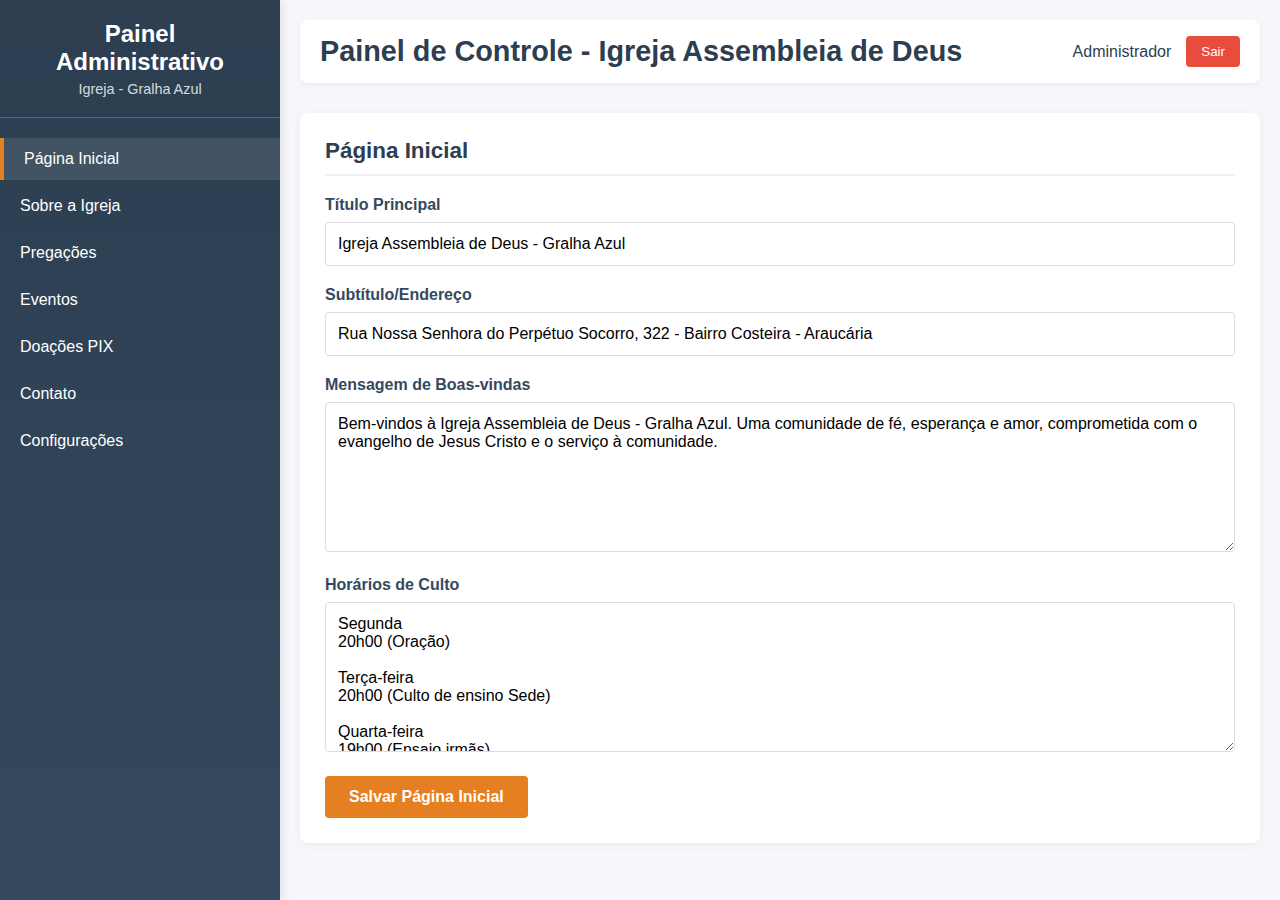
<file: admin.html>
<!DOCTYPE html>
<html lang="pt-BR">
<head>
    <meta charset="UTF-8">
    <meta name="viewport" content="width=device-width, initial-scale=1.0">
    <title>Painel Administrativo - Igreja</title>
    <style>
        :root {
            --primary-color: #2c3e50;
            --secondary-color: #34495e;
            --accent-color: #e67e22;
            --danger-color: #e74c3c;
            --success-color: #2ecc71;
            --light-color: #ecf0f1;
            --dark-color: #2c3e50;
        }
        
        * {
            margin: 0;
            padding: 0;
            box-sizing: border-box;
            font-family: 'Segoe UI', Tahoma, Geneva, Verdana, sans-serif;
        }
        
        body {
            background-color: #f5f7fa;
            color: var(--dark-color);
        }
        
        .admin-container {
            display: flex;
            min-height: 100vh;
        }
        
        .sidebar {
            width: 280px;
            background: linear-gradient(to bottom, var(--primary-color), var(--secondary-color));
            color: white;
            padding: 20px 0;
            box-shadow: 2px 0 10px rgba(0,0,0,0.1);
        }
        
        .sidebar-header {
            padding: 0 20px 20px;
            border-bottom: 1px solid rgba(255,255,255,0.2);
            margin-bottom: 20px;
            text-align: center;
        }
        
        .sidebar-header h2 {
            font-size: 1.5rem;
            margin-bottom: 5px;
        }
        
        .sidebar-header p {
            font-size: 0.9rem;
            opacity: 0.8;
        }
        
        .sidebar-menu {
            list-style: none;
        }
        
        .sidebar-menu li {
            margin-bottom: 5px;
        }
        
        .sidebar-menu a {
            display: flex;
            align-items: center;
            padding: 12px 20px;
            color: white;
            text-decoration: none;
            transition: all 0.3s;
        }
        
        .sidebar-menu a:hover, .sidebar-menu a.active {
            background-color: rgba(255,255,255,0.1);
            border-left: 4px solid var(--accent-color);
        }
        
        .main-content {
            flex: 1;
            padding: 20px;
            overflow-y: auto;
        }
        
        .header {
            display: flex;
            justify-content: space-between;
            align-items: center;
            margin-bottom: 30px;
            padding: 15px 20px;
            background-color: white;
            border-radius: 8px;
            box-shadow: 0 2px 5px rgba(0,0,0,0.05);
        }
        
        .header h1 {
            font-size: 1.8rem;
            color: var(--dark-color);
        }
        
        .user-info {
            display: flex;
            align-items: center;
        }
        
        .user-info span {
            margin-right: 15px;
        }
        
        .logout-btn {
            background-color: var(--danger-color);
            color: white;
            border: none;
            padding: 8px 15px;
            border-radius: 4px;
            cursor: pointer;
            transition: background-color 0.3s;
        }
        
        .logout-btn:hover {
            background-color: #c0392b;
        }
        
        .content-section {
            background-color: white;
            border-radius: 8px;
            padding: 25px;
            box-shadow: 0 2px 10px rgba(0,0,0,0.05);
            margin-bottom: 25px;
        }
        
        .content-section h2 {
            margin-bottom: 20px;
            color: var(--primary-color);
            font-size: 1.4rem;
            padding-bottom: 10px;
            border-bottom: 2px solid var(--light-color);
        }
        
        .form-group {
            margin-bottom: 20px;
        }
        
        .form-group label {
            display: block;
            margin-bottom: 8px;
            font-weight: 600;
            color: var(--secondary-color);
        }
        
        .form-control {
            width: 100%;
            padding: 12px;
            border: 1px solid #ddd;
            border-radius: 4px;
            font-size: 1rem;
            transition: border 0.3s;
        }
        
        .form-control:focus {
            border-color: var(--accent-color);
            outline: none;
            box-shadow: 0 0 0 2px rgba(230, 126, 34, 0.2);
        }
        
        textarea.form-control {
            min-height: 150px;
            resize: vertical;
        }
        
        .btn {
            padding: 12px 24px;
            border: none;
            border-radius: 4px;
            cursor: pointer;
            font-size: 1rem;
            font-weight: 600;
            transition: all 0.3s;
        }
        
        .btn-primary {
            background-color: var(--accent-color);
            color: white;
        }
        
        .btn-primary:hover {
            background-color: #d35400;
        }
        
        .btn-success {
            background-color: var(--success-color);
            color: white;
        }
        
        .btn-success:hover {
            background-color: #27ae60;
        }
        
        .tab-container {
            margin-top: 20px;
        }
        
        .tabs {
            display: flex;
            border-bottom: 1px solid #ddd;
            margin-bottom: 20px;
        }
        
        .tab {
            padding: 12px 24px;
            cursor: pointer;
            border-bottom: 3px solid transparent;
            font-weight: 500;
            transition: all 0.3s;
        }
        
        .tab.active {
            border-bottom: 3px solid var(--accent-color);
            font-weight: 600;
            color: var(--accent-color);
        }
        
        .tab-content {
            display: none;
        }
        
        .tab-content.active {
            display: block;
        }
        
        .alert {
            padding: 15px;
            border-radius: 4px;
            margin-bottom: 20px;
        }
        
        .alert-success {
            background-color: #d4edda;
            color: #155724;
            border: 1px solid #c3e6cb;
        }
        
        .alert-error {
            background-color: #f8d7da;
            color: #721c24;
            border: 1px solid #f5c6cb;
        }
        
        .form-row {
            display: flex;
            gap: 20px;
        }
        
        .form-row .form-group {
            flex: 1;
        }
        
        .event-item, .sermon-item {
            background-color: var(--light-color);
            padding: 15px;
            border-radius: 4px;
            margin-bottom: 10px;
            display: flex;
            justify-content: space-between;
            align-items: center;
        }
        
        .event-actions, .sermon-actions {
            display: flex;
            gap: 10px;
        }
        
        .btn-sm {
            padding: 6px 12px;
            font-size: 0.9rem;
        }
        
        .btn-edit {
            background-color: #3498db;
            color: white;
        }
        
        .btn-delete {
            background-color: var(--danger-color);
            color: white;
        }

        .pix-info {
            background-color: #f8f9fa;
            padding: 20px;
            border-radius: 8px;
            border-left: 4px solid var(--success-color);
            margin-bottom: 20px;
        }

        .pix-key {
            font-size: 1.2rem;
            font-weight: bold;
            color: var(--primary-color);
            background-color: white;
            padding: 10px;
            border-radius: 4px;
            border: 1px solid #ddd;
            margin: 10px 0;
        }

        .copy-btn {
            background-color: var(--success-color);
            color: white;
            border: none;
            padding: 8px 15px;
            border-radius: 4px;
            cursor: pointer;
            margin-top: 10px;
        }

        .copy-btn:hover {
            background-color: #27ae60;
        }

        .sermon-preview {
            background-color: #f8f9fa;
            padding: 20px;
            border-radius: 8px;
            border-left: 4px solid var(--primary-color);
            margin-bottom: 20px;
        }

        .sermon-preview h4 {
            color: var(--primary-color);
            margin-bottom: 10px;
        }

        .sermon-preview .preacher {
            font-weight: bold;
            color: var(--secondary-color);
        }

        .sermon-preview .date {
            color: #666;
            font-size: 0.9rem;
        }
        
        @media (max-width: 768px) {
            .admin-container {
                flex-direction: column;
            }
            
            .sidebar {
                width: 100%;
            }
            
            .form-row {
                flex-direction: column;
                gap: 0;
            }
        }
    </style>
</head>
<body>
    <div class="admin-container">
        <!-- Sidebar -->
        <div class="sidebar">
            <div class="sidebar-header">
                <h2>Painel Administrativo</h2>
                <p>Igreja - Gralha Azul</p>
            </div>
            <ul class="sidebar-menu">
                <li><a href="#" class="active" data-tab="home">Página Inicial</a></li>
                <li><a href="#" data-tab="about">Sobre a Igreja</a></li>
                <li><a href="#" data-tab="sermons">Pregações</a></li>
                <li><a href="#" data-tab="events">Eventos</a></li>
                <li><a href="#" data-tab="donation">Doações PIX</a></li>
                <li><a href="#" data-tab="contact">Contato</a></li>
                <li><a href="#" data-tab="settings">Configurações</a></li>
            </ul>
        </div>
        
        <!-- Conteúdo Principal -->
        <div class="main-content">
            <div class="header">
                <h1>Painel de Controle - Igreja Assembleia de Deus</h1>
                <div class="user-info">
                    <span>Administrador</span>
                    <button class="logout-btn">Sair</button>
                </div>
            </div>
            
            <!-- Alertas -->
            <div id="alert-area"></div>
            
            <!-- Página Inicial -->
            <div class="content-section tab-content active" id="home-content">
                <h2>Página Inicial</h2>
                
                <div class="form-group">
                    <label for="home-title">Título Principal</label>
                    <input type="text" id="home-title" class="form-control" value="Igreja Assembleia de Deus - Gralha Azul">
                </div>
                
                <div class="form-group">
                    <label for="home-subtitle">Subtítulo/Endereço</label>
                    <input type="text" id="home-subtitle" class="form-control" value="Rua Nossa Senhora do Perpétuo Socorro, 322 - Bairro Costeira - Araucária">
                </div>
                
                <div class="form-group">
                    <label for="home-welcome">Mensagem de Boas-vindas</label>
                    <textarea id="home-welcome" class="form-control">Bem-vindos à Igreja Assembleia de Deus - Gralha Azul. Uma comunidade de fé, esperança e amor, comprometida com o evangelho de Jesus Cristo e o serviço à comunidade.</textarea>
                </div>
                
                <div class="form-group">
                    <label for="home-service-times">Horários de Culto</label>
                    <textarea id="home-service-times" class="form-control">Segunda
20h00 (Oração)

Terça-feira
20h00 (Culto de ensino Sede)

Quarta-feira
19h00 (Ensaio irmãs)

Quinta-feira
19h00 (Ensaio irmãos)

Sexta-feira
20h00 (Culto de ensino)

Domingo
09h00 (EBD)

Domingo
19h00 (Culto)</textarea>
                </div>
                
                <button class="btn btn-primary" onclick="saveHomeContent()">Salvar Página Inicial</button>
            </div>

            <!-- Sobre a Igreja -->
            <div class="content-section tab-content" id="about-content">
                <h2>Sobre a Igreja</h2>
                
                <div class="form-group">
                    <label for="about-history">Nossa História</label>
                    <textarea id="about-history" class="form-control">A Igreja Assembleia de Deus - Gralha Azul tem uma história de dedicação e serviço à comunidade de Araucária. Fundada com o propósito de levar a palavra de Deus e promover o crescimento espiritual, nossa igreja tem sido um farol de esperança e fé na região.</textarea>
                </div>
                
                <div class="form-group">
                    <label for="about-mission">Nossa Missão</label>
                    <textarea id="about-mission" class="form-control">Nossa missão é pregar o evangelho de Jesus Cristo, promover o crescimento espiritual dos membros e servir a comunidade com amor e dedicação, seguindo os princípios bíblicos.</textarea>
                </div>
                
                <div class="form-group">
                    <label for="about-values">Nossos Valores</label>
                    <textarea id="about-values" class="form-control">- Fé em Deus e em Sua palavra
- Amor ao próximo e serviço comunitário
- Compromisso com a verdade bíblica
- Unidade e comunhão entre os irmãos
- Crescimento espiritual contínuo</textarea>
                </div>
                
                <button class="btn btn-primary" onclick="saveAboutContent()">Salvar Sobre a Igreja</button>
            </div>

            <!-- Pregações -->
            <div class="content-section tab-content" id="sermons-content">
                <h2>Gerenciar Pregações</h2>
                
                <div class="sermon-preview">
                    <h4>Pré-visualização da Seção de Pregações</h4>
                    <div class="preacher">Pastor João Silva | 18 de Junho, 2023</div>
                    <div class="title">A Fé em Tempos de Incerteza</div>
                    <div class="description">Uma mensagem sobre como manter a fé em meio às adversidades da vida.</div>
                </div>
                
                <div class="tab-container">
                    <div class="tabs">
                        <div class="tab active" data-tab="sermons-list">Pregações Cadastradas</div>
                        <div class="tab" data-tab="sermons-add">Adicionar Pregação</div>
                    </div>
                    
                    <div class="tab-content active" id="sermons-list">
                        <div class="sermon-item">
                            <div>
                                <strong>A Fé em Tempos de Incerteza</strong><br>
                                <small>Pastor João Silva | 18 de Junho, 2023</small>
                            </div>
                            <div class="sermon-actions">
                                <button class="btn btn-edit btn-sm">Editar</button>
                                <button class="btn btn-delete btn-sm">Excluir</button>
                            </div>
                        </div>
                        
                        <div class="sermon-item">
                            <div>
                                <strong>O Poder da Oração</strong><br>
                                <small>Pastora Maria Santos | 11 de Junho, 2023</small>
                            </div>
                            <div class="sermon-actions">
                                <button class="btn btn-edit btn-sm">Editar</button>
                                <button class="btn btn-delete btn-sm">Excluir</button>
                            </div>
                        </div>
                    </div>
                    
                    <div class="tab-content" id="sermons-add">
                        <div class="form-row">
                            <div class="form-group">
                                <label for="sermon-title">Título da Pregação</label>
                                <input type="text" id="sermon-title" class="form-control" placeholder="Ex: A Fé em Tempos de Incerteza">
                            </div>
                            
                            <div class="form-group">
                                <label for="sermon-preacher">Pregador</label>
                                <input type="text" id="sermon-preacher" class="form-control" placeholder="Ex: Pastor João Silva">
                            </div>
                        </div>
                        
                        <div class="form-row">
                            <div class="form-group">
                                <label for="sermon-date">Data da Pregação</label>
                                <input type="date" id="sermon-date" class="form-control">
                            </div>
                            
                            <div class="form-group">
                                <label for="sermon-video">Link do Vídeo (YouTube/Vimeo)</label>
                                <input type="url" id="sermon-video" class="form-control" placeholder="https://youtube.com/...">
                            </div>
                        </div>
                        
                        <div class="form-group">
                            <label for="sermon-description">Descrição da Mensagem</label>
                            <textarea id="sermon-description" class="form-control" placeholder="Descreva brevemente o conteúdo da pregação"></textarea>
                        </div>
                        
                        <div class="form-group">
                            <label for="sermon-audio">Link do Áudio (opcional)</label>
                            <input type="url" id="sermon-audio" class="form-control" placeholder="https://...">
                        </div>
                        
                        <button class="btn btn-success" onclick="addSermon()">Adicionar Pregação</button>
                    </div>
                </div>
            </div>

            <!-- Eventos -->
            <div class="content-section tab-content" id="events-content">
                <h2>Gerenciar Eventos</h2>
                
                <div class="tab-container">
                    <div class="tabs">
                        <div class="tab active" data-tab="events-list">Eventos Programados</div>
                        <div class="tab" data-tab="events-add">Adicionar Evento</div>
                    </div>
                    
                    <div class="tab-content active" id="events-list">
                        <div class="event-item">
                            <div>
                                <strong>Culto de Domingo</strong><br>
                                <small>Domingo, 19h00 - Todos os domingos</small>
                            </div>
                            <div class="event-actions">
                                <button class="btn btn-edit btn-sm">Editar</button>
                                <button class="btn btn-delete btn-sm">Excluir</button>
                            </div>
                        </div>
                        
                        <div class="event-item">
                            <div>
                                <strong>Escola Bíblica Dominical (EBD)</strong><br>
                                <small>Domingo, 09h00 - Todos os domingos</small>
                            </div>
                            <div class="event-actions">
                                <button class="btn btn-edit btn-sm">Editar</button>
                                <button class="btn btn-delete btn-sm">Excluir</button>
                            </div>
                        </div>
                    </div>
                    
                    <div class="tab-content" id="events-add">
                        <div class="form-row">
                            <div class="form-group">
                                <label for="event-title">Título do Evento</label>
                                <input type="text" id="event-title" class="form-control">
                            </div>
                            
                            <div class="form-group">
                                <label for="event-date">Data do Evento</label>
                                <input type="date" id="event-date" class="form-control">
                            </div>
                        </div>
                        
                        <div class="form-row">
                            <div class="form-group">
                                <label for="event-time">Horário</label>
                                <input type="time" id="event-time" class="form-control">
                            </div>
                            
                            <div class="form-group">
                                <label for="event-location">Local</label>
                                <input type="text" id="event-location" class="form-control" value="Igreja">
                            </div>
                        </div>
                        
                        <div class="form-group">
                            <label for="event-description">Descrição do Evento</label>
                            <textarea id="event-description" class="form-control"></textarea>
                        </div>
                        
                        <button class="btn btn-success" onclick="addEvent()">Adicionar Evento</button>
                    </div>
                </div>
            </div>

            <!-- Doações PIX -->
            <div class="content-section tab-content" id="donation-content">
                <h2>Configurações de Doações PIX</h2>
                
                <div class="pix-info">
                    <h3>Pré-visualização da Seção PIX</h3>
                    <p><strong>Chave PIX atual:</strong> <span id="pix-preview">116.796.689-94</span></p>
                    <p><strong>Tipo:</strong> <span id="pix-type-preview">CPF</span></p>
                </div>
                
                <div class="form-group">
                    <label for="pix-key">Chave PIX</label>
                    <input type="text" id="pix-key" class="form-control" value="116.796.689-94" placeholder="Digite a chave PIX">
                </div>
                
                <div class="form-group">
                    <label for="pix-key-type">Tipo de Chave PIX</label>
                    <select id="pix-key-type" class="form-control">
                        <option value="CPF">CPF</option>
                        <option value="CNPJ">CNPJ</option>
                        <option value="Telefone">Telefone</option>
                        <option value="Email">E-mail</option>
                    </select>
                </div>
                
                <div class="form-group">
                    <label for="pix-description">Descrição/Mensagem de Doação</label>
                    <textarea id="pix-description" class="form-control">Sua doação é fundamental para mantermos nossas atividades e projetos sociais. Com seu apoio, podemos continuar espalhando a palavra de Deus e ajudando nossa comunidade.</textarea>
                </div>
                
                <div class="form-group">
                    <label for="pix-instructions">Instruções Adicionais</label>
                    <textarea id="pix-instructions" class="form-control">Faça uma doação rápida e segura via PIX. Copie a chave PIX e utilize seu aplicativo bancário para realizar a transferência.</textarea>
                </div>
                
                <button class="btn btn-primary" onclick="savePixSettings()">Salvar Configurações PIX</button>
                
                <div class="form-group" style="margin-top: 30px;">
                    <h3>Testar Cópia da Chave PIX</h3>
                    <div class="pix-key" id="test-pix-key">116.796.689-94</div>
                    <button class="copy-btn" onclick="copyPixKey()">Copiar Chave PIX</button>
                    <span id="copy-status" style="margin-left: 10px; color: var(--success-color);"></span>
                </div>
            </div>
            
            <!-- Contato -->
            <div class="content-section tab-content" id="contact-content">
                <h2>Informações de Contato</h2>
                
                <div class="form-row">
                    <div class="form-group">
                        <label for="contact-address">Endereço</label>
                        <input type="text" id="contact-address" class="form-control" value="Rua Nossa Senhora do Perpétuo Socorro, 322 - Bairro Costeira">
                    </div>
                    
                    <div class="form-group">
                        <label for="contact-city">Cidade/Estado</label>
                        <input type="text" id="contact-city" class="form-control" value="Araucária - PR">
                    </div>
                </div>
                
                <div class="form-row">
                    <div class="form-group">
                        <label for="contact-phone">Telefone</label>
                        <input type="text" id="contact-phone" class="form-control" value="(41) 99960-1251">
                    </div>
                    
                    <div class="form-group">
                        <label for="contact-email">E-mail</label>
                        <input type="email" id="contact-email" class="form-control" value="igrejaassembleiaaraucaria@gmail.com">
                    </div>
                </div>
                
                <div class="form-group">
                    <label for="contact-map">Link do Google Maps (embed)</label>
                    <textarea id="contact-map" class="form-control" placeholder="Cole aqui o código de incorporação do Google Maps"></textarea>
                </div>
                
                <button class="btn btn-primary" onclick="saveContactContent()">Salvar Contato</button>
            </div>
            
            <!-- Configurações -->
            <div class="content-section tab-content" id="settings-content">
                <h2>Configurações do Site</h2>
                
                <div class="form-group">
                    <label for="site-title">Título do Site</label>
                    <input type="text" id="site-title" class="form-control" value="Igreja Assembleia de Deus - Gralha Azul">
                </div>
                
                <div class="form-group">
                    <label for="site-description">Descrição do Site (SEO)</label>
                    <textarea id="site-description" class="form-control">Site oficial da Igreja Assembleia de Deus - Gralha Azul em Araucária. Cultos, eventos e informações sobre nossa comunidade de fé.</textarea>
                </div>
                
                <div class="form-group">
                    <label for="site-theme">Tema de Cores</label>
                    <select id="site-theme" class="form-control">
                        <option value="default">Padrão (Azul/Laranja)</option>
                        <option value="green">Verde</option>
                        <option value="purple">Roxo</option>
                        <option value="red">Vermelho</option>
                    </select>
                </div>
                
                <button class="btn btn-primary" onclick="saveSettings()">Salvar Configurações</button>
            </div>
        </div>
    </div>

    <script>
        // Navegação entre abas principais
        document.querySelectorAll('.sidebar-menu a').forEach(link => {
            link.addEventListener('click', function(e) {
                e.preventDefault();
                
                // Remove active de todos
                document.querySelectorAll('.sidebar-menu a').forEach(item => {
                    item.classList.remove('active');
                });
                
                // Adiciona active ao clicado
                this.classList.add('active');
                
                // Oculta todos os conteúdos
                document.querySelectorAll('.tab-content').forEach(content => {
                    content.classList.remove('active');
                });
                
                // Mostra o conteúdo correspondente
                const tabId = this.getAttribute('data-tab');
                document.getElementById(`${tabId}-content`).classList.add('active');
            });
        });

        // Navegação entre abas internas
        document.querySelectorAll('[data-tab]').forEach(tab => {
            tab.addEventListener('click', function() {
                if(this.closest('.tab-container')) {
                    // Remove active de todas as abas do container
                    this.parentElement.querySelectorAll('.tab').forEach(t => {
                        t.classList.remove('active');
                    });
                    
                    // Adiciona active à aba clicada
                    this.classList.add('active');
                    
                    // Oculta todos os conteúdos do container
                    this.closest('.tab-container').querySelectorAll('.tab-content').forEach(content => {
                        content.classList.remove('active');
                    });
                    
                    // Mostra o conteúdo correspondente
                    const tabId = this.getAttribute('data-tab');
                    document.getElementById(tabId).classList.add('active');
                }
            });
        });

        // Atualizar preview do PIX
        function updatePixPreview() {
            document.getElementById('pix-preview').textContent = document.getElementById('pix-key').value;
            document.getElementById('pix-type-preview').textContent = document.getElementById('pix-key-type').value;
            document.getElementById('test-pix-key').textContent = document.getElementById('pix-key').value;
        }

        document.getElementById('pix-key').addEventListener('input', updatePixPreview);
        document.getElementById('pix-key-type').addEventListener('change', updatePixPreview);

        // Função para copiar chave PIX
        function copyPixKey() {
            const pixKey = document.getElementById('pix-key').value;
            navigator.clipboard.writeText(pixKey).then(() => {
                document.getElementById('copy-status').textContent = '✓ Copiado!';
                setTimeout(() => {
                    document.getElementById('copy-status').textContent = '';
                }, 2000);
            });
        }

        // Funções de salvamento
        function showAlert(message, type = 'success') {
            const alertArea = document.getElementById('alert-area');
            const alert = document.createElement('div');
            alert.className = `alert alert-${type}`;
            alert.textContent = message;
            alertArea.appendChild(alert);
            
            setTimeout(() => alert.remove(), 5000);
        }

        function saveHomeContent() {
            showAlert('Página inicial salva com sucesso!');
        }

        function saveAboutContent() {
            showAlert('Sobre a igreja salvo com sucesso!');
        }

        function addSermon() {
            const title = document.getElementById('sermon-title').value;
            const preacher = document.getElementById('sermon-preacher').value;
            if (title && preacher) {
                showAlert('Pregação adicionada com sucesso!');
                // Limpar formulário
                document.getElementById('sermon-title').value = '';
                document.getElementById('sermon-preacher').value = '';
                document.getElementById('sermon-date').value = '';
                document.getElementById('sermon-video').value = '';
                document.getElementById('sermon-description').value = '';
                document.getElementById('sermon-audio').value = '';
            } else {
                showAlert('Por favor, preencha pelo menos o título e o pregador!', 'error');
            }
        }

        function addEvent() {
            const title = document.getElementById('event-title').value;
            if (title) {
                showAlert('Evento adicionado com sucesso!');
                document.getElementById('event-title').value = '';
            } else {
                showAlert('Por favor, preencha o título do evento!', 'error');
            }
        }

        function savePixSettings() {
            showAlert('Configurações PIX salvas com sucesso!');
        }

        function saveContactContent() {
            showAlert('Informações de contato salvas com sucesso!');
        }

        function saveSettings() {
            showAlert('Configurações salvas com sucesso!');
        }

        // Inicializar
        updatePixPreview();
    </script>
</body>
</html>
</file>
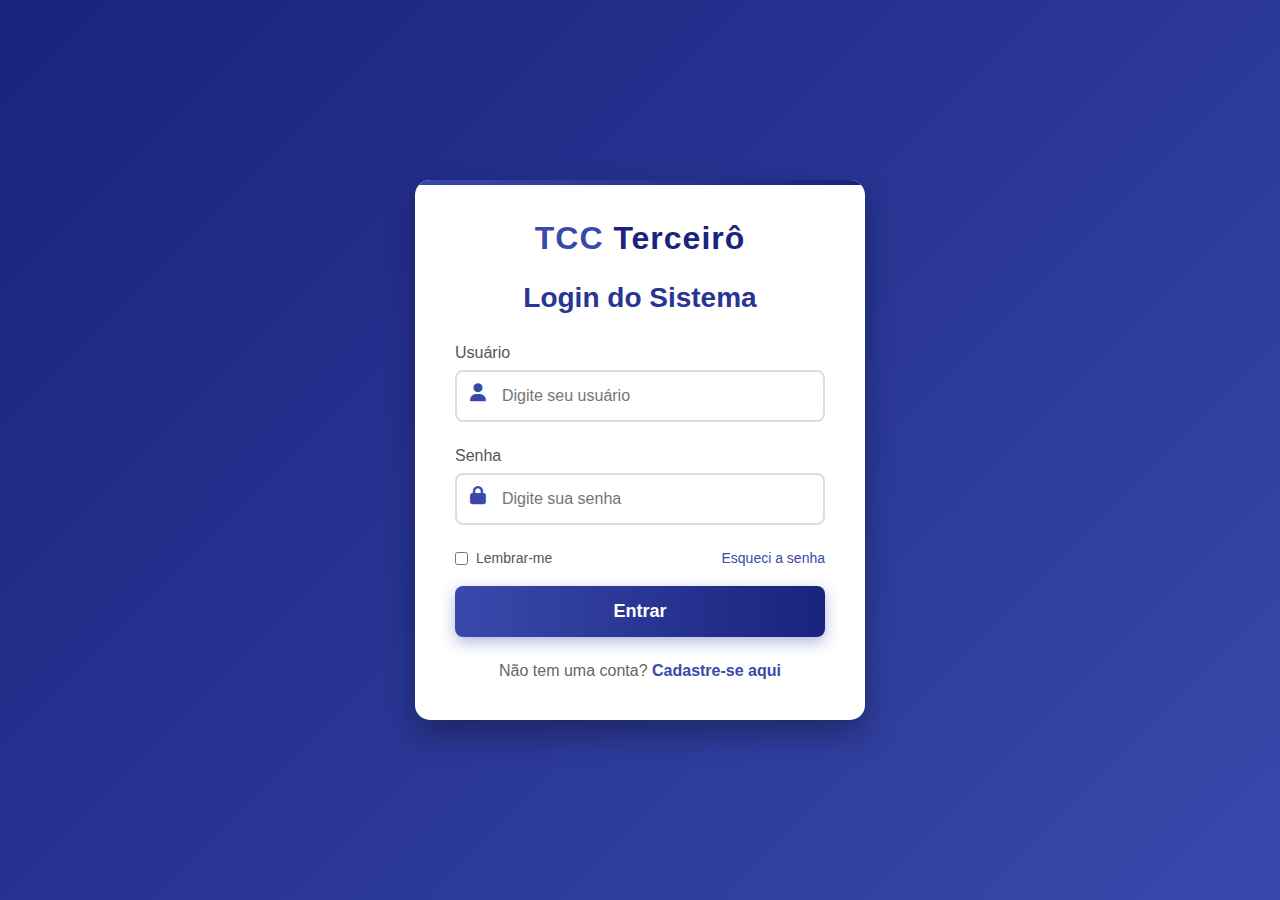
<file: login.html>
<!DOCTYPE html>
<html lang="pt-BR">
<head>
    <meta charset="UTF-8">
    <meta name="viewport" content="width=device-width, initial-scale=1.0">
    <title>Login - TCC Terceirô</title>
    <link rel="stylesheet" href="https://cdnjs.cloudflare.com/ajax/libs/font-awesome/6.4.0/css/all.min.css">
    <style>
        * {
            margin: 0;
            padding: 0;
            box-sizing: border-box;
            font-family: 'Segoe UI', Tahoma, Geneva, Verdana, sans-serif;
        }
        
        body {
            background: linear-gradient(135deg, #1a237e 0%, #283593 50%, #3949ab 100%);
            height: 100vh;
            display: flex;
            justify-content: center;
            align-items: center;
            padding: 20px;
        }
        
        .login-container {
            background-color: white;
            border-radius: 15px;
            box-shadow: 0 15px 30px rgba(0, 0, 0, 0.3);
            width: 100%;
            max-width: 450px;
            padding: 40px;
            position: relative;
            overflow: hidden;
        }
        
        .login-container::before {
            content: '';
            position: absolute;
            top: 0;
            left: 0;
            width: 100%;
            height: 5px;
            background: linear-gradient(90deg, #3949ab, #1a237e);
        }
        
        .login-form h2 {
            text-align: center;
            margin-bottom: 30px;
            color: #283593;
            font-size: 28px;
            font-weight: 600;
        }
        
        .form-group {
            margin-bottom: 25px;
            position: relative;
        }
        
        .form-group label {
            display: block;
            margin-bottom: 8px;
            color: #555;
            font-weight: 500;
            font-size: 16px;
        }
        
        .form-group input {
            width: 100%;
            padding: 15px 15px 15px 45px;
            border: 2px solid #ddd;
            border-radius: 8px;
            font-size: 16px;
            transition: border-color 0.3s;
        }
        
        .form-group input:focus {
            border-color: #3949ab;
            outline: none;
        }
        
        .form-group i {
            position: absolute;
            left: 15px;
            top: 40px;
            color: #3949ab;
            font-size: 18px;
        }
        
        .btn {
            width: 100%;
            padding: 15px;
            background: linear-gradient(90deg, #3949ab, #1a237e);
            color: white;
            border: none;
            border-radius: 8px;
            font-size: 18px;
            font-weight: 600;
            cursor: pointer;
            transition: transform 0.3s, box-shadow 0.3s;
            box-shadow: 0 5px 15px rgba(57, 73, 171, 0.4);
        }
        
        .btn:hover {
            transform: translateY(-3px);
            box-shadow: 0 8px 20px rgba(57, 73, 171, 0.5);
        }
        
        .btn:active {
            transform: translateY(0);
        }
        
        .btn-secondary {
            background: linear-gradient(90deg, #78909c, #546e7a);
            box-shadow: 0 5px 15px rgba(84, 110, 122, 0.4);
        }
        
        .btn-secondary:hover {
            box-shadow: 0 8px 20px rgba(84, 110, 122, 0.5);
        }
        
        .signup-link {
            text-align: center;
            margin-top: 25px;
            color: #666;
            font-size: 16px;
        }
        
        .signup-link a {
            color: #3949ab;
            text-decoration: none;
            cursor: pointer;
            font-weight: 600;
        }
        
        .error-message {
            color: #e53935;
            font-size: 14px;
            margin-top: 8px;
            display: none;
            text-align: center;
            background-color: #ffebee;
            padding: 10px;
            border-radius: 5px;
            border-left: 4px solid #e53935;
        }
        
        .success-message {
            color: #43a047;
            font-size: 14px;
            margin-top: 8px;
            display: none;
            text-align: center;
            background-color: #e8f5e9;
            padding: 10px;
            border-radius: 5px;
            border-left: 4px solid #43a047;
        }
        
        .user-info {
            display: none;
            text-align: center;
        }
        
        .user-info h2 {
            color: #3949ab;
            margin-bottom: 25px;
        }
        
        .user-details {
            background-color: #f5f5f5;
            padding: 20px;
            border-radius: 10px;
            margin-bottom: 25px;
            border: 1px solid #eee;
        }
        
        .user-details p {
            margin: 10px 0;
            color: #555;
            font-size: 17px;
        }
        
        .hidden {
            display: none;
        }
        
        .logo {
            text-align: center;
            margin-bottom: 25px;
        }
        
        .logo h1 {
            color: #3949ab;
            font-size: 32px;
            font-weight: 700;
            letter-spacing: 1px;
        }
        
        .logo span {
            color: #1a237e;
        }
        
        .remember-forgot {
            display: flex;
            justify-content: space-between;
            align-items: center;
            margin-bottom: 20px;
            font-size: 14px;
        }
        
        .remember-forgot label {
            display: flex;
            align-items: center;
            color: #555;
        }
        
        .remember-forgot input {
            margin-right: 8px;
        }
        
        .remember-forgot a {
            color: #3949ab;
            text-decoration: none;
        }
        
        @media (max-width: 500px) {
            .login-container {
                padding: 30px 20px;
            }
            
            .login-form h2 {
                font-size: 24px;
            }
            
            .btn {
                font-size: 16px;
            }
        }
    </style>
</head>
<body>
    <div class="login-container">
        <div class="logo">
            <h1>TCC <span>Terceirô</span></h1>
        </div>
        
        <div id="loginForm" class="login-form">
            <h2>Login do Sistema</h2>
            <div class="form-group">
                <label for="username">Usuário</label>
                <i class="fas fa-user"></i>
                <input type="text" id="username" name="username" required placeholder="Digite seu usuário">
            </div>
            <div class="form-group">
                <label for="password">Senha</label>
                <i class="fas fa-lock"></i>
                <input type="password" id="password" name="password" required placeholder="Digite sua senha">
            </div>
            <div class="remember-forgot">
                <label>
                    <input type="checkbox" id="remember">
                    Lembrar-me
                </label>
                <a href="#" onclick="showForgotPassword()">Esqueci a senha</a>
            </div>
            <button type="button" class="btn" onclick="login()">Entrar</button>
            <div class="error-message" id="errorMessage">Usuário ou senha incorretos!</div>
            <div class="signup-link">
                Não tem uma conta? <a onclick="showRegisterForm()">Cadastre-se aqui</a>
            </div>
        </div>

        <div id="registerForm" class="login-form hidden">
            <h2>Criar Nova Conta</h2>
            <div class="form-group">
                <label for="newUsername">Usuário</label>
                <i class="fas fa-user-plus"></i>
                <input type="text" id="newUsername" name="newUsername" required placeholder="Escolha um usuário">
            </div>
            <div class="form-group">
                <label for="newPassword">Senha</label>
                <i class="fas fa-key"></i>
                <input type="password" id="newPassword" name="newPassword" required placeholder="Crie uma senha (mín. 6 caracteres)">
            </div>
            <div class="form-group">
                <label for="confirmPassword">Confirmar Senha</label>
                <i class="fas fa-check-circle"></i>
                <input type="password" id="confirmPassword" name="confirmPassword" required placeholder="Repita a senha">
            </div>
            <button type="button" class="btn" onclick="register()">Criar Conta</button>
            <div class="error-message" id="registerErrorMessage"></div>
            <div class="success-message" id="registerSuccessMessage">Conta criada com sucesso!</div>
            <div class="signup-link">
                Já tem uma conta? <a onclick="showLoginForm()">Faça login aqui</a>
            </div>
        </div>
        
        <div id="forgotPassword" class="login-form hidden">
            <h2>Recuperar Senha</h2>
            <div class="form-group">
                <label for="recoveryEmail">E-mail</label>
                <i class="fas fa-envelope"></i>
                <input type="email" id="recoveryEmail" name="recoveryEmail" required placeholder="Digite seu e-mail cadastrado">
            </div>
            <button type="button" class="btn" onclick="recoverPassword()">Enviar Link de Recuperação</button>
            <div class="error-message" id="recoveryErrorMessage"></div>
            <div class="success-message" id="recoverySuccessMessage">Link de recuperação enviado para seu e-mail!</div>
            <div class="signup-link">
                Lembrou sua senha? <a onclick="showLoginForm()">Fazer login</a>
            </div>
        </div>
        
        <div id="userInfo" class="user-info">
            <h2>Login realizado com sucesso!</h2>
            <div class="user-details">
                <p>Bem-vindo, <span id="userDisplayName"></span>!</p>
                <p>Seu último acesso foi em: <span id="lastLogin"></span></p>
            </div>
            <button class="btn btn-secondary" onclick="logout()">Sair</button>
        </div>
    </div>

    <script>
        // Verificar se já está logado ao
</file>
